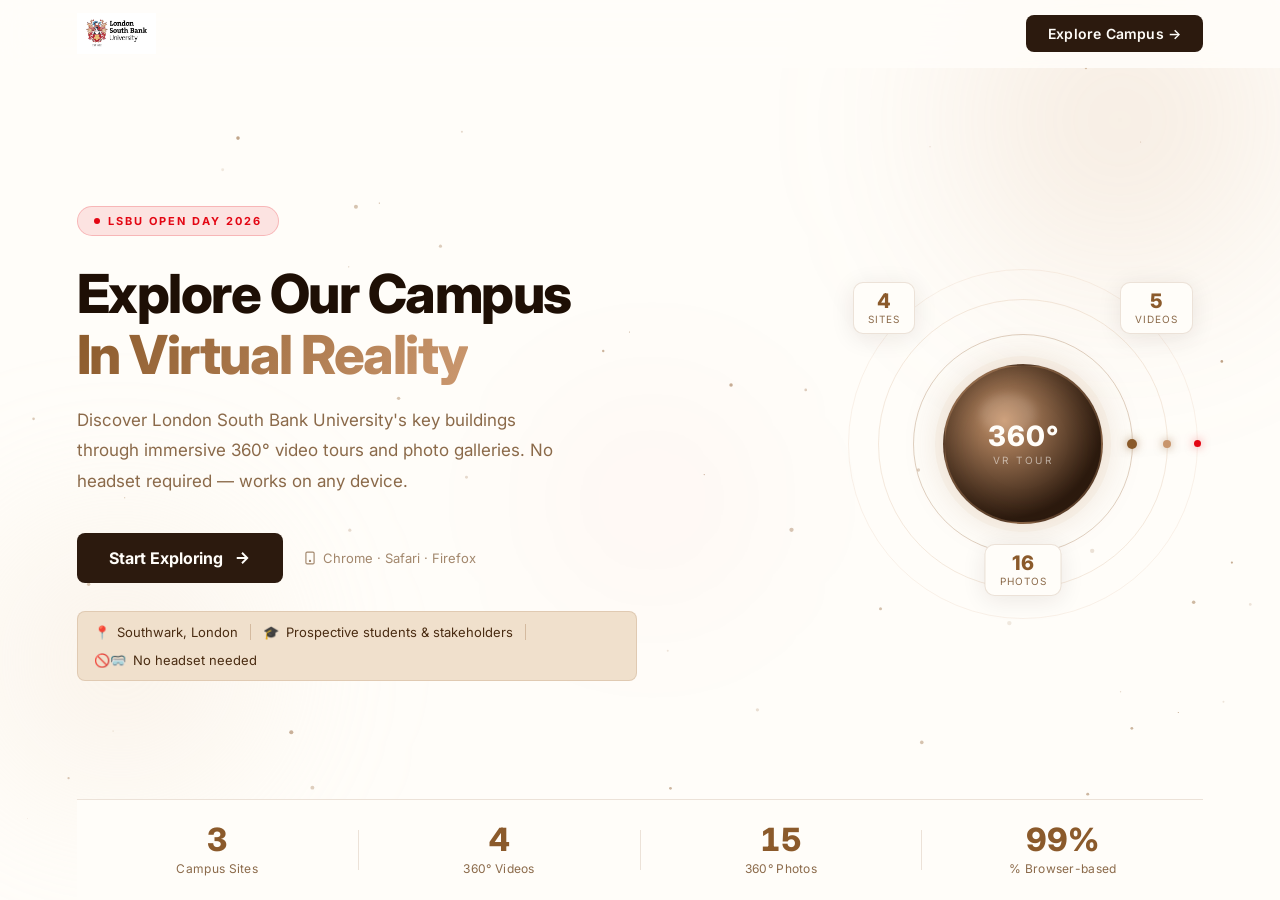
<file: index.html>
<!DOCTYPE html>
<html lang="en">
<head>
    <meta charset="UTF-8" />
    <meta name="viewport" content="width=device-width, initial-scale=1.0" />
    <title>LSBU VR Campus Tour — Open Day 2026</title>
    <link rel="stylesheet" href="css/styles.css" />
    <link rel="preconnect" href="https://fonts.googleapis.com" />
    <link href="https://fonts.googleapis.com/css2?family=Inter:wght@400;500;600;700;800&display=swap" rel="stylesheet" />
</head>
<body>

<!-- ── NAVBAR ── -->
<nav class="navbar" id="navbar">
    <img src="assets/LSBU-Logo.png" alt="London South Bank University" class="nav-logo" />
    <a href="menu.html" class="nav-cta">Explore Campus →</a>
</nav>

<!-- ── HERO ── -->
<section class="hero">

    <!-- Animated background particles -->
    <div class="particles" id="particles"></div>

    <!-- Floating orbs -->
    <div class="orb orb1"></div>
    <div class="orb orb2"></div>
    <div class="orb orb3"></div>

    <div class="hero-inner">

        <!-- LEFT -->
        <div class="hero-content" id="hero-content">
            <div class="badge reveal" style="--d:0ms">
                <span class="badge-dot"></span>
                LSBU Open Day 2026
            </div>

            <h1 class="reveal" style="--d:120ms">
                Explore Our Campus<br />
                <span class="hero-gradient">In Virtual Reality</span>
            </h1>

            <p class="hero-sub reveal" style="--d:240ms">
                Discover London South Bank University's key buildings through
                immersive 360° video tours and photo galleries.
                No headset required — works on any device.
            </p>

            <div class="hero-actions reveal" style="--d:360ms">
                <a href="menu.html" class="btn-primary">
                    <span>Start Exploring</span>
                    <svg width="18" height="18" viewBox="0 0 24 24" fill="none" stroke="currentColor" stroke-width="2.5"><path d="M5 12h14M12 5l7 7-7 7"/></svg>
                </a>
                <div class="device-note">
                    <svg width="14" height="14" viewBox="0 0 24 24" fill="none" stroke="currentColor" stroke-width="2"><rect x="5" y="2" width="14" height="20" rx="2"/><circle cx="12" cy="17" r="1"/></svg>
                    Chrome · Safari · Firefox
                </div>
            </div>

            <!-- Context strip -->
            <div class="context-strip reveal" style="--d:480ms">
                <div class="ctx-item">
                    <span class="ctx-icon">📍</span>
                    <span>Southwark, London</span>
                </div>
                <div class="ctx-sep"></div>
                <div class="ctx-item">
                    <span class="ctx-icon">🎓</span>
                    <span>Prospective students &amp; stakeholders</span>
                </div>
                <div class="ctx-sep"></div>
                <div class="ctx-item">
                    <span class="ctx-icon">🚫🥽</span>
                    <span>No headset needed</span>
                </div>
            </div>
        </div>

        <!-- RIGHT: animated globe -->
        <div class="hero-visual reveal" style="--d:200ms" id="hero-visual">
            <div class="globe-wrap">
                <!-- Orbit rings -->
                <div class="orbit orbit1">
                    <div class="orbit-dot"></div>
                </div>
                <div class="orbit orbit2">
                    <div class="orbit-dot dot2"></div>
                </div>
                <div class="orbit orbit3">
                    <div class="orbit-dot dot3"></div>
                </div>

                <!-- Core sphere -->
                <div class="globe-core" id="globe-core">
                    <div class="globe-shine"></div>
                    <span class="globe-label">360°</span>
                    <span class="globe-sub">VR Tour</span>
                </div>

                <!-- Floating stat chips -->
                <div class="chip chip1">
                    <span class="chip-num">4</span>
                    <span class="chip-lbl">Sites</span>
                </div>
                <div class="chip chip2">
                    <span class="chip-num">5</span>
                    <span class="chip-lbl">Videos</span>
                </div>
                <div class="chip chip3">
                    <span class="chip-num">16</span>
                    <span class="chip-lbl">Photos</span>
                </div>
            </div>
        </div>

    </div>

    <!-- Stats bar -->
    <div class="stats-bar reveal" style="--d:600ms">
        <div class="stat-item">
            <span class="stat-num" data-target="4">0</span>
            <span class="stat-lbl">Campus Sites</span>
        </div>
        <div class="stat-sep"></div>
        <div class="stat-item">
            <span class="stat-num" data-target="5">0</span>
            <span class="stat-lbl">360° Videos</span>
        </div>
        <div class="stat-sep"></div>
        <div class="stat-item">
            <span class="stat-num" data-target="16">0</span>
            <span class="stat-lbl">360° Photos</span>
        </div>
        <div class="stat-sep"></div>
        <div class="stat-item">
            <span class="stat-num" data-target="100">0</span>
            <span class="stat-lbl">% Browser-based</span>
        </div>
    </div>

</section>

<script>
/* ── Intersection observer — reveal on scroll ── */
const reveals = document.querySelectorAll('.reveal');
const io = new IntersectionObserver(entries => {
    entries.forEach(e => {
        if (e.isIntersecting) {
            e.target.style.animationDelay = e.target.style.getPropertyValue('--d') || '0ms';
            e.target.classList.add('in-view');
            io.unobserve(e.target);
        }
    });
}, { threshold: 0.15 });
reveals.forEach(el => io.observe(el));

/* ── Counter animation ── */
function animateCounters() {
    document.querySelectorAll('.stat-num[data-target]').forEach(el => {
        const target = +el.dataset.target;
        const suffix = target === 100 ? '%' : '';
        let start = null;
        const duration = 1200;
        const step = ts => {
            if (!start) start = ts;
            const progress = Math.min((ts - start) / duration, 1);
            const ease = 1 - Math.pow(1 - progress, 3);
            el.textContent = Math.floor(ease * target) + suffix;
            if (progress < 1) requestAnimationFrame(step);
            else el.textContent = target + suffix;
        };
        requestAnimationFrame(step);
    });
}

const statsBar = document.querySelector('.stats-bar');
const statsIo = new IntersectionObserver(entries => {
    if (entries[0].isIntersecting) {
        animateCounters();
        statsIo.disconnect();
    }
}, { threshold: 0.5 });
statsIo.observe(statsBar);

/* ── Particle field ── */
const canvas = document.createElement('canvas');
const ctx = canvas.getContext('2d');
const container = document.getElementById('particles');
container.appendChild(canvas);

function resizeCanvas() {
    canvas.width  = window.innerWidth;
    canvas.height = window.innerHeight;
}
resizeCanvas();
window.addEventListener('resize', resizeCanvas);

const PARTICLE_COUNT = 55;
const particles = Array.from({ length: PARTICLE_COUNT }, () => ({
    x: Math.random() * window.innerWidth,
    y: Math.random() * window.innerHeight,
    r: Math.random() * 1.8 + 0.4,
    dx: (Math.random() - 0.5) * 0.35,
    dy: (Math.random() - 0.5) * 0.35,
    opacity: Math.random() * 0.45 + 0.1
}));

function drawParticles() {
    ctx.clearRect(0, 0, canvas.width, canvas.height);
    particles.forEach(p => {
        ctx.beginPath();
        ctx.arc(p.x, p.y, p.r, 0, Math.PI * 2);
        ctx.fillStyle = `rgba(139, 90, 43, ${p.opacity})`;
        ctx.fill();
        p.x += p.dx;
        p.y += p.dy;
        if (p.x < 0 || p.x > canvas.width)  p.dx *= -1;
        if (p.y < 0 || p.y > canvas.height) p.dy *= -1;
    });
    requestAnimationFrame(drawParticles);
}
drawParticles();

/* ── Parallax on globe ── */
document.addEventListener('mousemove', e => {
    const globe = document.getElementById('globe-core');
    if (!globe) return;
    const cx = window.innerWidth / 2;
    const cy = window.innerHeight / 2;
    const dx = (e.clientX - cx) / cx;
    const dy = (e.clientY - cy) / cy;
    globe.style.transform = `translate(${dx * 8}px, ${dy * 8}px)`;
});

/* ── Navbar scroll shadow ── */
window.addEventListener('scroll', () => {
    document.getElementById('navbar').classList.toggle('scrolled', window.scrollY > 20);
});
</script>

</body>
</html>
</file>
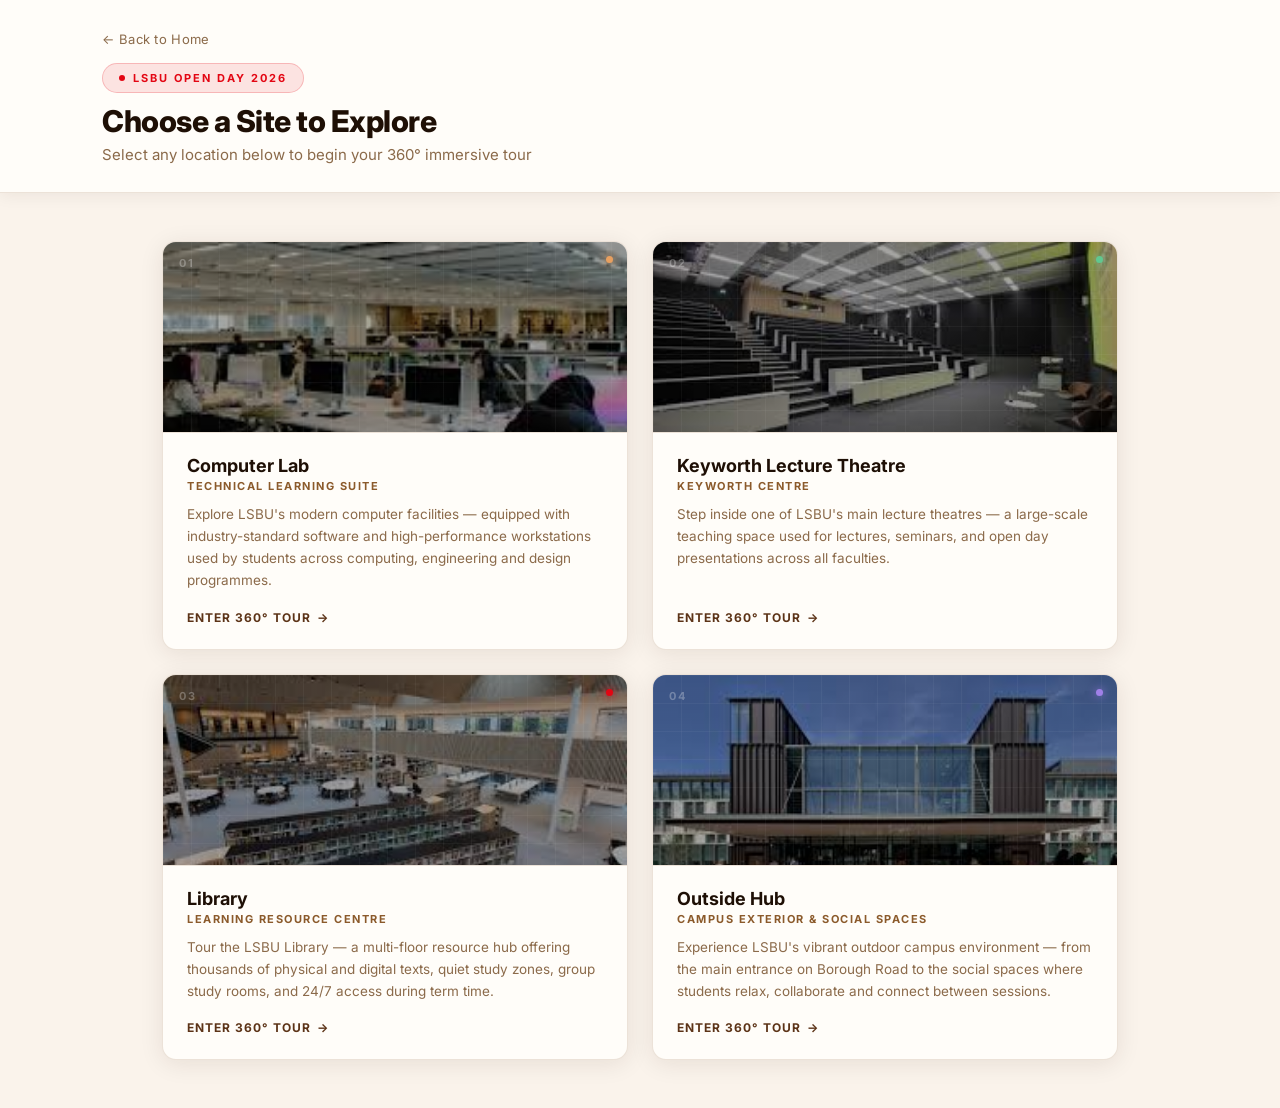
<file: menu.html>
<!DOCTYPE html>
<html lang="en">

<head>
    <meta charset="UTF-8" />
    <meta name="viewport" content="width=device-width, initial-scale=1.0" />
    <title>Choose a Site — LSBU VR Tour</title>
    <link rel="stylesheet" href="css/styles.css" />
    <link rel="preconnect" href="https://fonts.googleapis.com" />
    <link href="https://fonts.googleapis.com/css2?family=Inter:wght@400;500;600;700;800&display=swap"
        rel="stylesheet" />
</head>

<body>

    <div class="menu-page">

        <header class="menu-header">
            <a href="index.html" class="back-link">← Back to Home</a>
            <div class="header-title">
                <span class="badge"><span class="badge-dot"></span>LSBU Open Day 2026</span>
                <h1>Choose a Site to Explore</h1>
                <p>Select any location below to begin your 360° immersive tour</p>
            </div>
        </header>

        <div class="sites-grid" id="sites-grid"></div>

    </div>

    <script src="js/main.js"></script>
    <script>
        const ICONS = ['💻', '🎓', '📚', '🌿'];
        const grid = document.getElementById('sites-grid');

        SITES.forEach((site, i) => {
            const card = document.createElement('a');
            card.href = `scenes/site${site.id}.html`;
            card.className = 'site-card';
            card.innerHTML = `
                <div class="card-thumb thumb${site.id}">
                    <div class="card-number">0${site.id}</div>
                    
                </div>
                <div class="card-body">
                    <h2>${site.name}</h2>
                    <p class="card-subtitle">${site.building}</p>
                    <p class="card-desc">${site.description}</p>
                    <span class="card-cta">Enter 360° Tour</span>
                </div>
            `;
            grid.appendChild(card);
        });
    </script>

</body>

</html>
</file>
<file: css/styles.css>
/* =============================================
   LSBU VR Campus Tour — Light Coffee Theme
   ============================================= */

*,
*::before,
*::after {
    margin: 0;
    padding: 0;
    box-sizing: border-box;
}

:root {
    --coffee-dark: #2C1A0E;
    --coffee-mid: #5C3317;
    --coffee-warm: #8B5A2B;
    --coffee-light: #C8956C;
    --cream-dark: #D4B896;
    --cream: #F0E0CC;
    --cream-light: #FAF3EB;
    --cream-white: #FFFDF9;
    --lsbu-red: #E30613;
    --lsbu-red-soft: rgba(227, 6, 19, 0.10);
    --text-dark: #1E0F05;
    --text-mid: #4A2C12;
    --text-muted: #8B6A4A;
    --border: rgba(139, 90, 43, 0.16);
    --border-mid: rgba(139, 90, 43, 0.28);
    --shadow-soft: 0 2px 16px rgba(44, 26, 14, 0.07);
    --shadow-card: 0 4px 24px rgba(44, 26, 14, 0.09);
    --shadow-hover: 0 16px 48px rgba(44, 26, 14, 0.16);
    --radius: 14px;
    --radius-sm: 8px;
    --font: 'Inter', 'Segoe UI', Arial, sans-serif;
}

html {
    scroll-behavior: smooth;
}

body {
    font-family: var(--font);
    background: var(--cream-light);
    color: var(--text-dark);
    min-height: 100vh;
    overflow-x: hidden;
}

/* ─────────────────────────────
   REVEAL ANIMATIONS
───────────────────────────── */

.reveal {
    opacity: 0;
    transform: translateY(28px);
    transition: opacity 0.7s ease, transform 0.7s ease;
    transition-delay: var(--d, 0ms);
}

.reveal.in-view {
    opacity: 1;
    transform: translateY(0);
}

/* ─────────────────────────────
   NAVBAR
───────────────────────────── */

.navbar {
    position: fixed;
    top: 0;
    left: 0;
    right: 0;
    height: 68px;
    padding: 0 6%;
    display: flex;
    align-items: center;
    justify-content: space-between;
    z-index: 900;
    background: rgba(255, 253, 249, 0.85);
    backdrop-filter: blur(16px);
    border-bottom: 1px solid transparent;
    transition: border-color 0.3s, box-shadow 0.3s;
}

.navbar.scrolled {
    border-color: var(--border);
    box-shadow: var(--shadow-soft);
}

.nav-logo {
    height: 42px;
    width: auto;
    object-fit: contain;
    display: block;
}

.nav-cta {
    display: inline-flex;
    align-items: center;
    gap: 6px;
    background: var(--coffee-dark);
    color: var(--cream-white);
    text-decoration: none;
    font-size: 14px;
    font-weight: 600;
    padding: 10px 22px;
    border-radius: var(--radius-sm);
    transition: background 0.2s, transform 0.2s;
    letter-spacing: 0.2px;
}

.nav-cta:hover {
    background: var(--coffee-mid);
    transform: translateY(-1px);
}

/* ─────────────────────────────
   HERO SECTION
───────────────────────────── */

.hero {
    min-height: 100vh;
    padding: 68px 6% 0;
    display: flex;
    flex-direction: column;
    background: var(--cream-white);
    position: relative;
    overflow: hidden;
}

/* Particle canvas sits behind everything */
.particles {
    position: absolute;
    inset: 0;
    pointer-events: none;
    z-index: 0;
}

.particles canvas {
    display: block;
    width: 100%;
    height: 100%;
}

/* Ambient blobs */
.orb {
    position: absolute;
    border-radius: 50%;
    pointer-events: none;
    filter: blur(80px);
    z-index: 0;
}

.orb1 {
    width: 480px;
    height: 480px;
    top: -120px;
    right: -80px;
    background: radial-gradient(circle, rgba(200, 149, 108, 0.22) 0%, transparent 70%);
    animation: float1 9s ease-in-out infinite;
}

.orb2 {
    width: 360px;
    height: 360px;
    bottom: 60px;
    left: -60px;
    background: radial-gradient(circle, rgba(240, 224, 204, 0.55) 0%, transparent 70%);
    animation: float2 12s ease-in-out infinite;
}

.orb3 {
    width: 280px;
    height: 280px;
    top: 40%;
    left: 40%;
    background: radial-gradient(circle, rgba(227, 6, 19, 0.05) 0%, transparent 70%);
    animation: float1 15s ease-in-out infinite reverse;
}

@keyframes float1 {

    0%,
    100% {
        transform: translate(0, 0) scale(1);
    }

    50% {
        transform: translate(30px, -30px) scale(1.06);
    }
}

@keyframes float2 {

    0%,
    100% {
        transform: translate(0, 0) scale(1);
    }

    50% {
        transform: translate(-20px, 20px) scale(1.04);
    }
}

/* ── Hero inner layout ── */
.hero-inner {
    flex: 1;
    display: flex;
    align-items: center;
    justify-content: space-between;
    gap: 60px;
    padding: 60px 0 40px;
    position: relative;
    z-index: 1;
}

/* ── Hero content ── */
.hero-content {
    max-width: 560px;
}

.badge {
    display: inline-flex;
    align-items: center;
    gap: 8px;
    background: var(--lsbu-red-soft);
    color: var(--lsbu-red);
    font-size: 11px;
    font-weight: 700;
    letter-spacing: 2px;
    padding: 7px 16px;
    border-radius: 20px;
    margin-bottom: 28px;
    text-transform: uppercase;
    border: 1px solid rgba(227, 6, 19, 0.2);
}

.badge-dot {
    width: 6px;
    height: 6px;
    border-radius: 50%;
    background: var(--lsbu-red);
    animation: pulseDot 2s infinite;
    flex-shrink: 0;
}

@keyframes pulseDot {

    0%,
    100% {
        opacity: 1;
        transform: scale(1);
        box-shadow: 0 0 0 0 rgba(227, 6, 19, 0.4);
    }

    50% {
        opacity: 0.7;
        transform: scale(0.8);
        box-shadow: 0 0 0 4px rgba(227, 6, 19, 0);
    }
}

h1 {
    font-size: clamp(36px, 4.2vw, 56px);
    line-height: 1.12;
    font-weight: 800;
    color: var(--text-dark);
    letter-spacing: -1.5px;
    margin-bottom: 20px;
}

.hero-gradient {
    background: linear-gradient(120deg, var(--coffee-warm), var(--coffee-light), var(--lsbu-red));
    background-size: 200% auto;
    -webkit-background-clip: text;
    -webkit-text-fill-color: transparent;
    background-clip: text;
    animation: gradientShift 4s linear infinite;
}

@keyframes gradientShift {
    0% {
        background-position: 0% center;
    }

    100% {
        background-position: 200% center;
    }
}

.hero-sub {
    font-size: 17px;
    line-height: 1.8;
    color: var(--text-muted);
    margin-bottom: 36px;
    max-width: 480px;
}

.hero-actions {
    display: flex;
    align-items: center;
    gap: 20px;
    flex-wrap: wrap;
    margin-bottom: 28px;
}

.btn-primary {
    display: inline-flex;
    align-items: center;
    gap: 10px;
    background: var(--coffee-dark);
    color: var(--cream-white);
    text-decoration: none;
    font-size: 16px;
    font-weight: 700;
    padding: 15px 32px;
    border-radius: var(--radius-sm);
    transition: all 0.25s;
    position: relative;
    overflow: hidden;
}

.btn-primary::before {
    content: '';
    position: absolute;
    inset: 0;
    background: linear-gradient(120deg, transparent 30%, rgba(255, 255, 255, 0.08) 50%, transparent 70%);
    transform: translateX(-100%);
    transition: transform 0.5s ease;
}

.btn-primary:hover::before {
    transform: translateX(100%);
}

.btn-primary:hover {
    background: var(--coffee-mid);
    transform: translateY(-2px);
    box-shadow: 0 10px 32px rgba(44, 26, 14, 0.28);
}

.btn-primary svg {
    transition: transform 0.25s;
}

.btn-primary:hover svg {
    transform: translateX(4px);
}

.device-note {
    display: flex;
    align-items: center;
    gap: 6px;
    font-size: 13px;
    color: var(--text-muted);
    opacity: 0.8;
}

/* Context strip */
.context-strip {
    display: flex;
    align-items: center;
    gap: 12px;
    padding: 12px 16px;
    background: var(--cream);
    border: 1px solid var(--border);
    border-radius: var(--radius-sm);
    flex-wrap: wrap;
}

.ctx-item {
    display: flex;
    align-items: center;
    gap: 7px;
    font-size: 13px;
    color: var(--text-mid);
}

.ctx-sep {
    width: 1px;
    height: 16px;
    background: var(--border-mid);
    flex-shrink: 0;
}

/* ── Hero visual (globe) ── */
.hero-visual {
    flex-shrink: 0;
    display: flex;
    align-items: center;
    justify-content: center;
    position: relative;
    z-index: 1;
}

.globe-wrap {
    position: relative;
    width: 360px;
    height: 360px;
    display: flex;
    align-items: center;
    justify-content: center;
}

/* Orbit rings */
.orbit {
    position: absolute;
    border-radius: 50%;
    border: 1.5px solid var(--border-mid);
    display: flex;
    align-items: center;
    justify-content: flex-end;
}

.orbit1 {
    width: 220px;
    height: 220px;
    animation: orbit1 8s linear infinite;
    border-color: rgba(139, 90, 43, 0.28);
}

.orbit2 {
    width: 290px;
    height: 290px;
    animation: orbit1 13s linear infinite reverse;
    border-color: rgba(200, 149, 108, 0.2);
}

.orbit3 {
    width: 350px;
    height: 350px;
    animation: orbit1 18s linear infinite;
    border-color: rgba(200, 149, 108, 0.12);
}

@keyframes orbit1 {
    from {
        transform: rotate(0deg);
    }

    to {
        transform: rotate(360deg);
    }
}

.orbit-dot {
    width: 10px;
    height: 10px;
    border-radius: 50%;
    background: var(--coffee-warm);
    box-shadow: 0 0 10px rgba(139, 90, 43, 0.6);
    margin-right: -5px;
    flex-shrink: 0;
}

.dot2 {
    background: var(--coffee-light);
    width: 8px;
    height: 8px;
    margin-right: -4px;
}

.dot3 {
    background: var(--lsbu-red);
    width: 7px;
    height: 7px;
    box-shadow: 0 0 10px rgba(227, 6, 19, 0.5);
    margin-right: -3.5px;
}

/* Globe core */
.globe-core {
    width: 160px;
    height: 160px;
    border-radius: 50%;
    background: radial-gradient(circle at 38% 35%, var(--coffee-light), var(--coffee-dark) 70%);
    display: flex;
    flex-direction: column;
    align-items: center;
    justify-content: center;
    border: 2px solid rgba(200, 149, 108, 0.3);
    box-shadow:
        0 0 0 8px rgba(200, 149, 108, 0.06),
        0 0 40px rgba(139, 90, 43, 0.2),
        inset 0 0 30px rgba(44, 26, 14, 0.25);
    z-index: 2;
    position: relative;
    cursor: default;
    transition: transform 0.1s ease;
    animation: breathe 4s ease-in-out infinite;
}

@keyframes breathe {

    0%,
    100% {
        box-shadow: 0 0 0 8px rgba(200, 149, 108, 0.06), 0 0 40px rgba(139, 90, 43, 0.2), inset 0 0 30px rgba(44, 26, 14, 0.25);
    }

    50% {
        box-shadow: 0 0 0 16px rgba(200, 149, 108, 0.04), 0 0 60px rgba(139, 90, 43, 0.3), inset 0 0 30px rgba(44, 26, 14, 0.25);
    }
}

.globe-shine {
    position: absolute;
    top: 18%;
    left: 22%;
    width: 36%;
    height: 26%;
    border-radius: 50%;
    background: rgba(255, 255, 255, 0.12);
    filter: blur(4px);
    pointer-events: none;
}

.globe-label {
    font-size: 28px;
    font-weight: 800;
    color: var(--cream-white);
    letter-spacing: 1px;
    line-height: 1;
}

.globe-sub {
    font-size: 10px;
    color: rgba(255, 253, 249, 0.55);
    letter-spacing: 2.5px;
    text-transform: uppercase;
    margin-top: 4px;
}

/* Floating stat chips */
.chip {
    position: absolute;
    background: var(--cream-white);
    border: 1px solid var(--border);
    border-radius: 10px;
    padding: 8px 14px;
    display: flex;
    flex-direction: column;
    align-items: center;
    box-shadow: var(--shadow-card);
    animation: chipFloat 0s ease-in-out infinite;
    z-index: 3;
}

.chip1 {
    top: 18px;
    left: 10px;
    animation: chipFloat 4.5s ease-in-out infinite;
}

.chip2 {
    top: 18px;
    right: 10px;
    animation: chipFloat 5.5s ease-in-out infinite 0.8s;
}

.chip3 {
    bottom: 28px;
    left: 50%;
    transform: translateX(-50%);
    animation: chipFloat 4s ease-in-out infinite 1.2s;
}

@keyframes chipFloat {

    0%,
    100% {
        transform: translateY(0);
    }

    50% {
        transform: translateY(-6px);
    }
}

.chip3 {
    animation-name: chipFloat3;
}

@keyframes chipFloat3 {

    0%,
    100% {
        transform: translateX(-50%) translateY(0);
    }

    50% {
        transform: translateX(-50%) translateY(-6px);
    }
}

.chip-num {
    font-size: 20px;
    font-weight: 800;
    color: var(--coffee-warm);
    line-height: 1;
}

.chip-lbl {
    font-size: 10px;
    color: var(--text-muted);
    text-transform: uppercase;
    letter-spacing: 1px;
    margin-top: 2px;
}

/* ── Stats bar ── */
.stats-bar {
    display: flex;
    align-items: center;
    justify-content: center;
    gap: 0;
    border-top: 1px solid var(--border);
    position: relative;
    z-index: 1;
    background: var(--cream-white);
}

.stat-item {
    flex: 1;
    display: flex;
    flex-direction: column;
    align-items: center;
    padding: 24px 20px;
    transition: background 0.2s;
}

.stat-item:hover {
    background: var(--cream-light);
}

.stat-num {
    font-size: 32px;
    font-weight: 800;
    color: var(--coffee-warm);
    line-height: 1;
    font-variant-numeric: tabular-nums;
}

.stat-lbl {
    font-size: 12px;
    color: var(--text-muted);
    margin-top: 5px;
    letter-spacing: 0.3px;
}

.stat-sep {
    width: 1px;
    height: 40px;
    background: var(--border);
    flex-shrink: 0;
}

/* ─────────────────────────────
   MENU PAGE
───────────────────────────── */

.menu-page {
    min-height: 100vh;
    background: var(--cream-light);
}

.menu-header {
    background: var(--cream-white);
    padding: 28px 8%;
    border-bottom: 1px solid var(--border);
    box-shadow: var(--shadow-soft);
}

.back-link {
    color: var(--text-muted);
    text-decoration: none;
    font-size: 13px;
    display: inline-flex;
    align-items: center;
    gap: 6px;
    margin-bottom: 16px;
    letter-spacing: 0.3px;
    transition: color 0.2s;
}

.back-link:hover {
    color: var(--coffee-warm);
}

.header-title .badge {
    margin-bottom: 12px;
}

.header-title h1 {
    font-size: 30px;
    font-weight: 800;
    color: var(--text-dark);
    letter-spacing: -0.5px;
    margin-bottom: 6px;
}

.header-title p {
    color: var(--text-muted);
    font-size: 15px;
}

/* ── Sites grid ── */
.sites-grid {
    display: grid;
    grid-template-columns: repeat(2, 1fr);
    gap: 24px;
    padding: 48px 8%;
    max-width: 1160px;
    margin: 0 auto;
}

.site-card {
    background: var(--cream-white);
    border-radius: var(--radius);
    overflow: hidden;
    text-decoration: none;
    color: var(--text-dark);
    border: 1px solid var(--border);
    box-shadow: var(--shadow-card);
    transition: transform 0.3s cubic-bezier(.25, .46, .45, .94), box-shadow 0.3s, border-color 0.3s;
    display: flex;
    flex-direction: column;
    position: relative;
}

.site-card::after {
    content: '';
    position: absolute;
    inset: 0;
    border-radius: var(--radius);
    opacity: 0;
    transition: opacity 0.3s;
    pointer-events: none;
    border: 2px solid var(--coffee-warm);
}

.site-card:hover {
    transform: translateY(-8px) scale(1.01);
    box-shadow: var(--shadow-hover);
}

.site-card:hover::after {
    opacity: 1;
}

/* Card thumbnails */
.card-thumb {
    height: 190px;
    display: flex;
    align-items: center;
    justify-content: center;
    position: relative;
    overflow: hidden;
}

.thumb1 {
    background: linear-gradient(rgba(0, 0, 0, 0.35), rgba(0, 0, 0, 0.35)), url('../assets/photos/computer-lab_th.jpg') center/cover no-repeat;
}

.thumb2 {
    background: linear-gradient(rgba(0, 0, 0, 0.35), rgba(0, 0, 0, 0.35)), url('../assets/photos/keyworth-lecture-theatre_th.jpg') center/cover no-repeat;
}

.thumb3 {
    background: linear-gradient(rgba(0, 0, 0, 0.35), rgba(0, 0, 0, 0.35)), url('../assets/photos/library_th.jpg') center/cover no-repeat;
}

.thumb4 {
    background: linear-gradient(rgba(0, 0, 0, 0.35), rgba(0, 0, 0, 0.35)), url('../assets/photos/outside-hub_th.jpg') center/cover no-repeat;
}

.card-thumb::before {
    content: '';
    position: absolute;
    inset: 0;
    background-image:
        linear-gradient(rgba(255, 255, 255, 0.04) 1px, transparent 1px),
        linear-gradient(90deg, rgba(255, 255, 255, 0.04) 1px, transparent 1px);
    background-size: 28px 28px;
}

.card-thumb::after {
    content: '';
    position: absolute;
    top: 14px;
    right: 14px;
    width: 7px;
    height: 7px;
    border-radius: 50%;
    animation: pulseDot 2s infinite;
}

.thumb1::after {
    background: #e8a060;
    box-shadow: 0 0 10px #e8a060;
}

.thumb2::after {
    background: #60c890;
    box-shadow: 0 0 10px #60c890;
}

.thumb3::after {
    background: var(--lsbu-red);
    box-shadow: 0 0 10px var(--lsbu-red);
}

.thumb4::after {
    background: #a080e8;
    box-shadow: 0 0 10px #a080e8;
}

.card-number {
    position: absolute;
    top: 14px;
    left: 16px;
    font-size: 11px;
    font-weight: 700;
    letter-spacing: 2px;
    color: rgba(255, 255, 255, 0.28);
    z-index: 1;
}

.card-icon {
    font-size: 58px;
    position: relative;
    z-index: 1;
    filter: drop-shadow(0 0 16px rgba(255, 255, 255, 0.15));
    transition: transform 0.3s;
}

.site-card:hover .card-icon {
    transform: scale(1.12) translateY(-4px);
}

/* Card body */
.card-body {
    padding: 22px 24px 24px;
    flex: 1;
    display: flex;
    flex-direction: column;
    border-top: 1px solid var(--border);
}

.card-body h2 {
    font-size: 18px;
    font-weight: 700;
    margin-bottom: 3px;
    color: var(--text-dark);
}

.card-subtitle {
    font-size: 11px;
    color: var(--coffee-warm);
    font-weight: 700;
    text-transform: uppercase;
    letter-spacing: 1.5px;
    margin-bottom: 10px;
}

.card-desc {
    font-size: 13.5px;
    color: var(--text-muted);
    line-height: 1.65;
    flex: 1;
    margin-bottom: 18px;
}

.card-cta {
    font-size: 12px;
    font-weight: 700;
    color: var(--coffee-mid);
    letter-spacing: 1px;
    text-transform: uppercase;
    display: flex;
    align-items: center;
    gap: 6px;
    transition: gap 0.2s;
}

.card-cta::after {
    content: '→';
    transition: transform 0.2s;
}

.site-card:hover .card-cta::after {
    transform: translateX(5px);
}

/* ─────────────────────────────
   SCENE PAGES
───────────────────────────── */

#loading-screen {
    position: fixed;
    inset: 0;
    background: var(--coffee-dark);
    display: flex;
    flex-direction: column;
    align-items: center;
    justify-content: center;
    z-index: 9999;
    transition: opacity 0.8s ease;
}

#loading-screen.fade-out {
    opacity: 0;
    pointer-events: none;
}

.loading-badge {
    font-size: 10px;
    letter-spacing: 3px;
    text-transform: uppercase;
    color: var(--cream-dark);
    opacity: 0.65;
    margin-bottom: 22px;
}

.loading-title {
    font-size: 26px;
    font-weight: 700;
    color: var(--cream-white);
    margin-bottom: 6px;
}

.loading-sub {
    font-size: 13px;
    color: var(--cream-dark);
    opacity: 0.55;
    margin-bottom: 36px;
}

.loading-bar-track {
    width: 220px;
    height: 3px;
    background: rgba(255, 255, 255, 0.1);
    border-radius: 3px;
    overflow: hidden;
}

.loading-bar-fill {
    height: 100%;
    width: 0%;
    background: linear-gradient(90deg, var(--coffee-light), var(--cream));
    border-radius: 3px;
    animation: load 2.5s ease forwards;
}

@keyframes load {
    0% {
        width: 0%;
    }

    60% {
        width: 75%;
    }

    100% {
        width: 100%;
    }
}

#ui-overlay {
    position: fixed;
    inset: 0;
    pointer-events: none;
    z-index: 100;
    opacity: 0;
    transition: opacity 0.8s ease;
}

#ui-overlay.visible {
    opacity: 1;
}

.top-bar {
    position: absolute;
    top: 0;
    left: 0;
    right: 0;
    padding: 18px 24px;
    display: flex;
    align-items: center;
    justify-content: space-between;
    background: linear-gradient(180deg, rgba(44, 26, 14, 0.78) 0%, transparent 100%);
}

.site-label {
    display: flex;
    flex-direction: column;
}

.site-label-tag {
    font-size: 10px;
    letter-spacing: 2.5px;
    text-transform: uppercase;
    color: var(--cream-dark);
    opacity: 0.7;
    margin-bottom: 3px;
}

.site-label-name {
    font-size: 18px;
    font-weight: 700;
    color: var(--cream-white);
}

.top-controls {
    display: flex;
    gap: 8px;
    pointer-events: all;
}

.ctrl-btn {
    width: 42px;
    height: 42px;
    border-radius: var(--radius-sm);
    background: rgba(240, 224, 204, 0.12);
    border: 1px solid rgba(240, 224, 204, 0.2);
    color: var(--cream-white);
    font-size: 17px;
    cursor: pointer;
    display: flex;
    align-items: center;
    justify-content: center;
    transition: all 0.2s;
    backdrop-filter: blur(8px);
}

.ctrl-btn:hover {
    background: rgba(240, 224, 204, 0.22);
    border-color: rgba(240, 224, 204, 0.35);
}

.ctrl-btn.active {
    background: rgba(227, 6, 19, 0.3);
    border-color: rgba(227, 6, 19, 0.5);
}

.bottom-bar {
    position: absolute;
    bottom: 0;
    left: 0;
    right: 0;
    padding: 18px 24px;
    display: flex;
    align-items: center;
    justify-content: space-between;
    background: linear-gradient(0deg, rgba(44, 26, 14, 0.78) 0%, transparent 100%);
    pointer-events: all;
}

.back-btn {
    display: flex;
    align-items: center;
    gap: 8px;
    background: rgba(240, 224, 204, 0.12);
    border: 1px solid rgba(240, 224, 204, 0.2);
    color: var(--cream-white);
    text-decoration: none;
    padding: 10px 20px;
    border-radius: var(--radius-sm);
    font-size: 13px;
    font-weight: 600;
    backdrop-filter: blur(8px);
    transition: all 0.2s;
}

.back-btn:hover {
    background: rgba(240, 224, 204, 0.22);
    border-color: rgba(240, 224, 204, 0.35);
}

.tab-switcher {
    display: flex;
    gap: 4px;
    background: rgba(44, 26, 14, 0.55);
    border: 1px solid rgba(240, 224, 204, 0.15);
    border-radius: 10px;
    padding: 4px;
    backdrop-filter: blur(10px);
}

.tab-btn {
    padding: 8px 20px;
    border-radius: 7px;
    border: none;
    font-size: 13px;
    font-weight: 700;
    cursor: pointer;
    transition: all 0.2s;
    background: transparent;
    color: rgba(240, 224, 204, 0.5);
}

.tab-btn.active {
    background: var(--coffee-warm);
    color: var(--cream-white);
    box-shadow: 0 2px 10px rgba(139, 90, 43, 0.4);
}

.photo-nav {
    display: none;
    align-items: center;
    gap: 10px;
}

.photo-nav.visible {
    display: flex;
}

.nav-arrow {
    width: 42px;
    height: 42px;
    border-radius: var(--radius-sm);
    background: rgba(240, 224, 204, 0.12);
    border: 1px solid rgba(240, 224, 204, 0.2);
    color: var(--cream-white);
    font-size: 20px;
    cursor: pointer;
    display: flex;
    align-items: center;
    justify-content: center;
    backdrop-filter: blur(8px);
    transition: all 0.2s;
}

.nav-arrow:hover {
    background: rgba(200, 149, 108, 0.25);
    border-color: rgba(200, 149, 108, 0.45);
}

.photo-counter {
    font-size: 13px;
    color: rgba(240, 224, 204, 0.65);
    min-width: 36px;
    text-align: center;
}

.drag-hint {
    position: absolute;
    bottom: 88px;
    left: 50%;
    transform: translateX(-50%);
    font-size: 11px;
    color: rgba(240, 224, 204, 0.4);
    letter-spacing: 1.5px;
    text-transform: uppercase;
    white-space: nowrap;
    pointer-events: none;
    animation: fadeHint 4s ease forwards;
}

@keyframes fadeHint {
    0% {
        opacity: 0;
    }

    20% {
        opacity: 1;
    }

    80% {
        opacity: 1;
    }

    100% {
        opacity: 0;
    }
}

/* ─────────────────────────────
   RESPONSIVE
───────────────────────────── */

@media (max-width: 900px) {
    .hero-inner {
        flex-direction: column;
        text-align: center;
        padding: 40px 0 30px;
    }

    .hero-content {
        max-width: 100%;
    }

    .hero-sub {
        margin: 0 auto 36px;
    }

    .hero-actions {
        justify-content: center;
    }

    .context-strip {
        justify-content: center;
    }

    .ctx-sep {
        display: none;
    }

    .hero-visual {
        display: none;
    }

    .sites-grid {
        grid-template-columns: 1fr;
        padding: 32px 6%;
        gap: 18px;
    }

    .menu-header {
        padding: 24px 6%;
    }

    .header-title h1 {
        font-size: 24px;
    }

    .stats-bar {
        flex-wrap: wrap;
    }

    .stat-sep {
        display: none;
    }

    .stat-item {
        flex: 1 1 45%;
        border-top: 1px solid var(--border);
    }
}

@media (max-width: 480px) {
    .navbar {
        padding: 0 4%;
    }

    .nav-logo {
        height: 34px;
    }

    h1 {
        font-size: 32px;
    }
}
</file>
